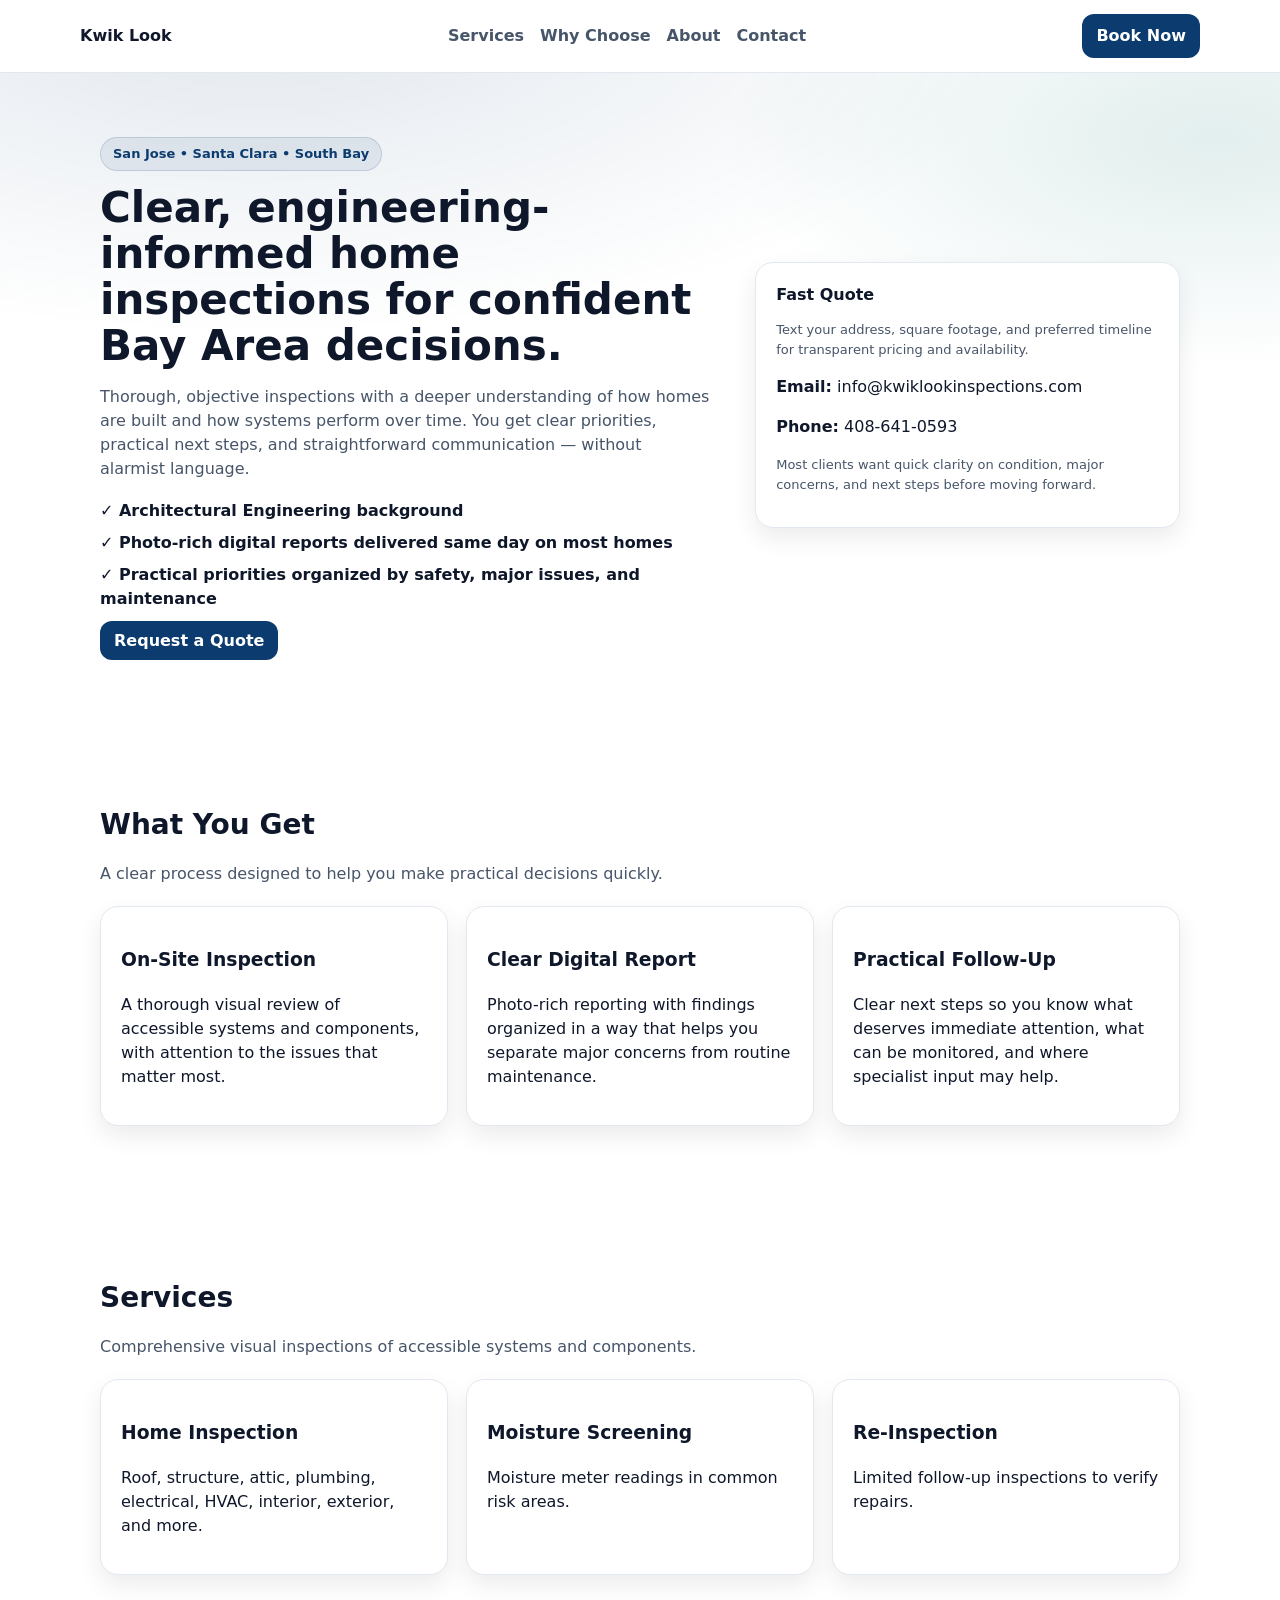
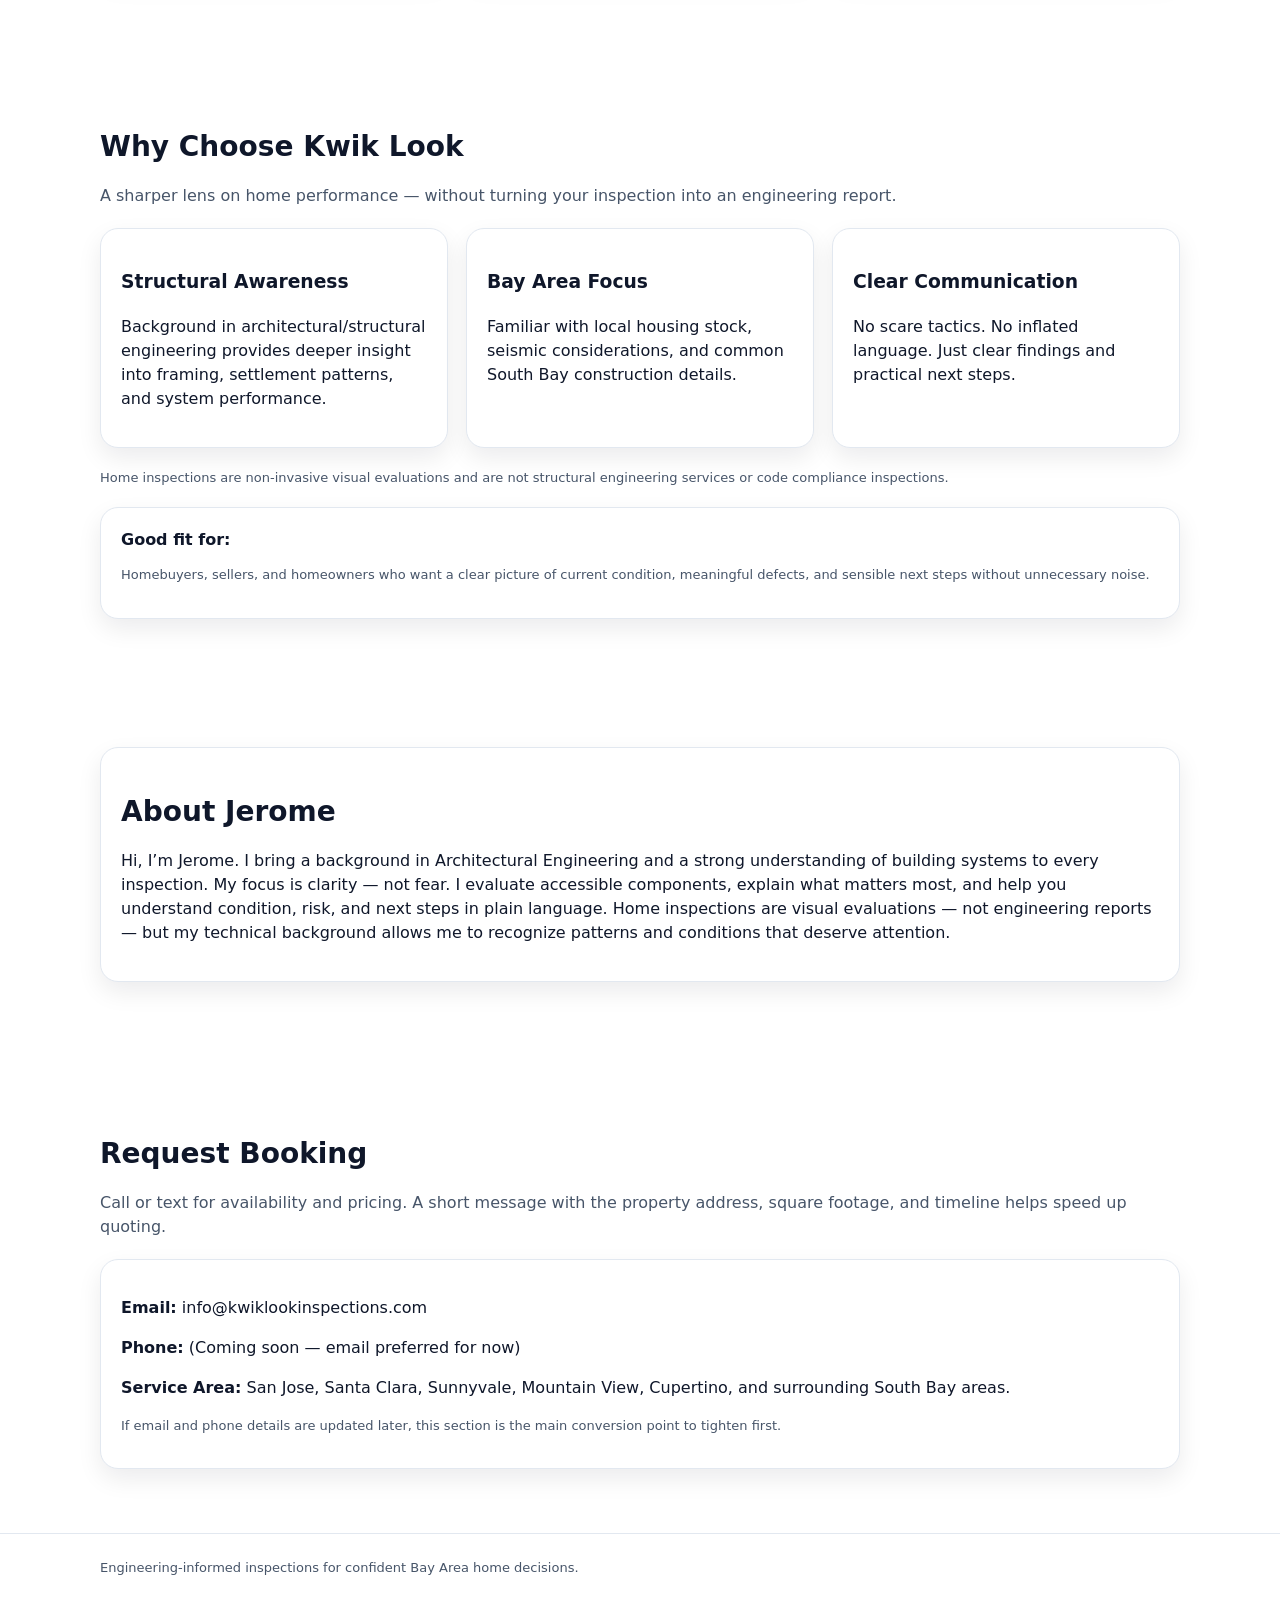
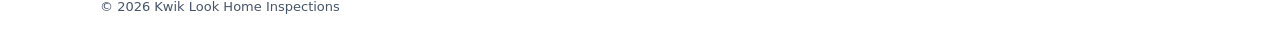
<file: index.html>
<!doctype html>
<html lang="en">
<head>
<meta charset="utf-8" />
<meta name="viewport" content="width=device-width,initial-scale=1" />
<meta name="description" content="Kwik Look Home Inspections provides engineering-informed home inspections across San Jose, Santa Clara, and the South Bay, with clear reporting and same-day delivery on most homes." />
<title>Kwik Look Home Inspections | San Jose & South Bay Home Inspector</title>

<style>
:root{
  --bg:#ffffff;
  --text:#0f172a;
  --muted:#475569;
  --card:#f8fafc;
  --border:#e2e8f0;
  --brand:#0b3b6f;
  --brand2:#0f766e;
  --shadow: 0 10px 25px rgba(2,6,23,.08);
  --radius:18px;
  --max:1120px;
}
*{box-sizing:border-box;}
body{
  margin:0;
  font-family:ui-sans-serif,system-ui,-apple-system,Segoe UI,Roboto,Arial;
  color:var(--text);
  background:var(--bg);
  line-height:1.5;
}
a{text-decoration:none;color:inherit;}
.container{max-width:var(--max);margin:0 auto;padding:0 20px;}
section{padding:64px 0;}
.grid{display:grid;gap:18px;}
.three{grid-template-columns:repeat(3,1fr);}
.two{grid-template-columns:repeat(2,1fr);}
.hero-grid{grid-template-columns:1.2fr .8fr;align-items:center;}

.topbar{
  position:sticky;top:0;z-index:50;
  background:#fff;border-bottom:1px solid var(--border);
}
.nav{
  display:flex;align-items:center;justify-content:space-between;
  padding:14px 0;
}
.brand{font-weight:800;}
.navlinks{display:flex;gap:16px;color:var(--muted);font-weight:600;}
.btn{
  padding:10px 14px;border-radius:12px;border:1px solid var(--border);
  font-weight:700;cursor:pointer;
}
.btn.primary{background:var(--brand);color:#fff;border:none;}
.btn.secondary{background:rgba(15,118,110,.08);color:var(--brand2);}

.hero{
  background:
  radial-gradient(1200px 500px at 20% -10%, rgba(11,59,111,.12), transparent 65%),
  radial-gradient(900px 420px at 95% 10%, rgba(15,118,110,.12), transparent 55%);
}
.kicker{
  display:inline-block;
  background:rgba(11,59,111,.08);
  border:1px solid rgba(11,59,111,.15);
  padding:6px 12px;
  border-radius:999px;
  font-weight:800;
  font-size:13px;
  color:var(--brand);
}
h1{font-size:42px;line-height:1.1;margin:14px 0;}
.lead{color:var(--muted);max-width:60ch;}
.bullets{list-style:none;padding:0;margin:18px 0;font-weight:600;}
.bullets li{margin-bottom:8px;}

.card{
  background:#fff;
  border:1px solid var(--border);
  border-radius:var(--radius);
  padding:20px;
  box-shadow:var(--shadow);
}
.section-title{font-size:28px;margin-bottom:10px;}
.section-sub{color:var(--muted);margin-bottom:20px;}
.small{font-size:13px;color:var(--muted);}

footer{
  border-top:1px solid var(--border);
  padding:24px 0;
  font-size:13px;
  color:var(--muted);
}

@media(max-width:980px){
  .hero-grid,.three,.two{grid-template-columns:1fr;}
}
</style>
</head>

<body>

<header class="topbar">
<div class="container nav">
<div class="brand">Kwik Look</div>
<nav class="navlinks">
<a href="#services">Services</a>
<a href="#why">Why Choose</a>
<a href="#about">About</a>
<a href="#contact">Contact</a>
</nav>
<a class="btn primary" href="#contact">Book Now</a>
</div>
</header>

<main>

<!-- HERO -->
<section class="hero">
<div class="container">
<div class="grid hero-grid">
<div>
<div class="kicker">San Jose • Santa Clara • South Bay</div>
<h1>Clear, engineering-informed home inspections for confident Bay Area decisions.</h1>
<p class="lead">
Thorough, objective inspections with a deeper understanding of how homes are built and how systems perform over time.
You get clear priorities, practical next steps, and straightforward communication — without alarmist language.
</p>
<ul class="bullets">
<li>✓ Architectural Engineering background</li>
<li>✓ Photo-rich digital reports delivered same day on most homes</li>
<li>✓ Practical priorities organized by safety, major issues, and maintenance</li>
</ul>
<a class="btn primary" href="#contact">Request a Quote</a>
</div>

<div class="card">
<strong>Fast Quote</strong>
<p class="small">Text your address, square footage, and preferred timeline for transparent pricing and availability.</p>
<p><strong>Email:</strong> info@kwiklookinspections.com</p>
<p><strong>Phone:</strong> 408-641-0593</p>
<p class="small">Most clients want quick clarity on condition, major concerns, and next steps before moving forward.</p>
</div>
</div>
</div>
</section>

<!-- WHAT YOU GET -->
<section id="process">
<div class="container">
<h2 class="section-title">What You Get</h2>
<p class="section-sub">A clear process designed to help you make practical decisions quickly.</p>

<div class="grid three">
<div class="card">
<h3>On-Site Inspection</h3>
<p>A thorough visual review of accessible systems and components, with attention to the issues that matter most.</p>
</div>
<div class="card">
<h3>Clear Digital Report</h3>
<p>Photo-rich reporting with findings organized in a way that helps you separate major concerns from routine maintenance.</p>
</div>
<div class="card">
<h3>Practical Follow-Up</h3>
<p>Clear next steps so you know what deserves immediate attention, what can be monitored, and where specialist input may help.</p>
</div>
</div>
</div>
</section>

<!-- SERVICES -->
<section id="services">
<div class="container">
<h2 class="section-title">Services</h2>
<p class="section-sub">Comprehensive visual inspections of accessible systems and components.</p>

<div class="grid three">
<div class="card">
<h3>Home Inspection</h3>
<p>Roof, structure, attic, plumbing, electrical, HVAC, interior, exterior, and more.</p>
</div>
<div class="card">
<h3>Moisture Screening</h3>
<p>Moisture meter readings in common risk areas.</p>
</div>
<div class="card">
<h3>Re-Inspection</h3>
<p>Limited follow-up inspections to verify repairs.</p>
</div>
</div>
</div>
</section>

<!-- WHY CHOOSE -->
<section id="why">
<div class="container">
<h2 class="section-title">Why Choose Kwik Look</h2>
<p class="section-sub">
A sharper lens on home performance — without turning your inspection into an engineering report.
</p>

<div class="grid three">
<div class="card">
<h3>Structural Awareness</h3>
<p>Background in architectural/structural engineering provides deeper insight into framing, settlement patterns, and system performance.</p>
</div>
<div class="card">
<h3>Bay Area Focus</h3>
<p>Familiar with local housing stock, seismic considerations, and common South Bay construction details.</p>
</div>
<div class="card">
<h3>Clear Communication</h3>
<p>No scare tactics. No inflated language. Just clear findings and practical next steps.</p>
</div>
</div>

<p class="small" style="margin-top:20px;">
Home inspections are non-invasive visual evaluations and are not structural engineering services or code compliance inspections.
</p>

<div class="card" style="margin-top:20px;">
<strong>Good fit for:</strong>
<p class="small">Homebuyers, sellers, and homeowners who want a clear picture of current condition, meaningful defects, and sensible next steps without unnecessary noise.</p>
</div>
</div>
</section>

<!-- ABOUT -->
<section id="about">
<div class="container">
<div class="card">
<h2 class="section-title">About Jerome</h2>
<p>
Hi, I’m Jerome. I bring a background in Architectural Engineering and a strong understanding of building systems to every inspection.

My focus is clarity — not fear. I evaluate accessible components, explain what matters most,
and help you understand condition, risk, and next steps in plain language.

Home inspections are visual evaluations — not engineering reports —
but my technical background allows me to recognize patterns and conditions that deserve attention.
</p>
</div>
</div>
</section>

<!-- CONTACT -->
<section id="contact">
<div class="container">
<h2 class="section-title">Request Booking</h2>
<p class="section-sub">Call or text for availability and pricing. A short message with the property address, square footage, and timeline helps speed up quoting.</p>
<div class="card">
<p><strong>Email:</strong> info@kwiklookinspections.com</p>
<p><strong>Phone:</strong> (Coming soon — email preferred for now)</p>
<p><strong>Service Area:</strong> San Jose, Santa Clara, Sunnyvale, Mountain View, Cupertino, and surrounding South Bay areas.</p>
<p class="small">If email and phone details are updated later, this section is the main conversion point to tighten first.</p>
</div>
</div>
</section>

<footer>
<div class="container">
Engineering-informed inspections for confident Bay Area home decisions.
<br><br>
© 2026 Kwik Look Home Inspections
</div>
</footer>

</main>
</body>
</html>
</file>
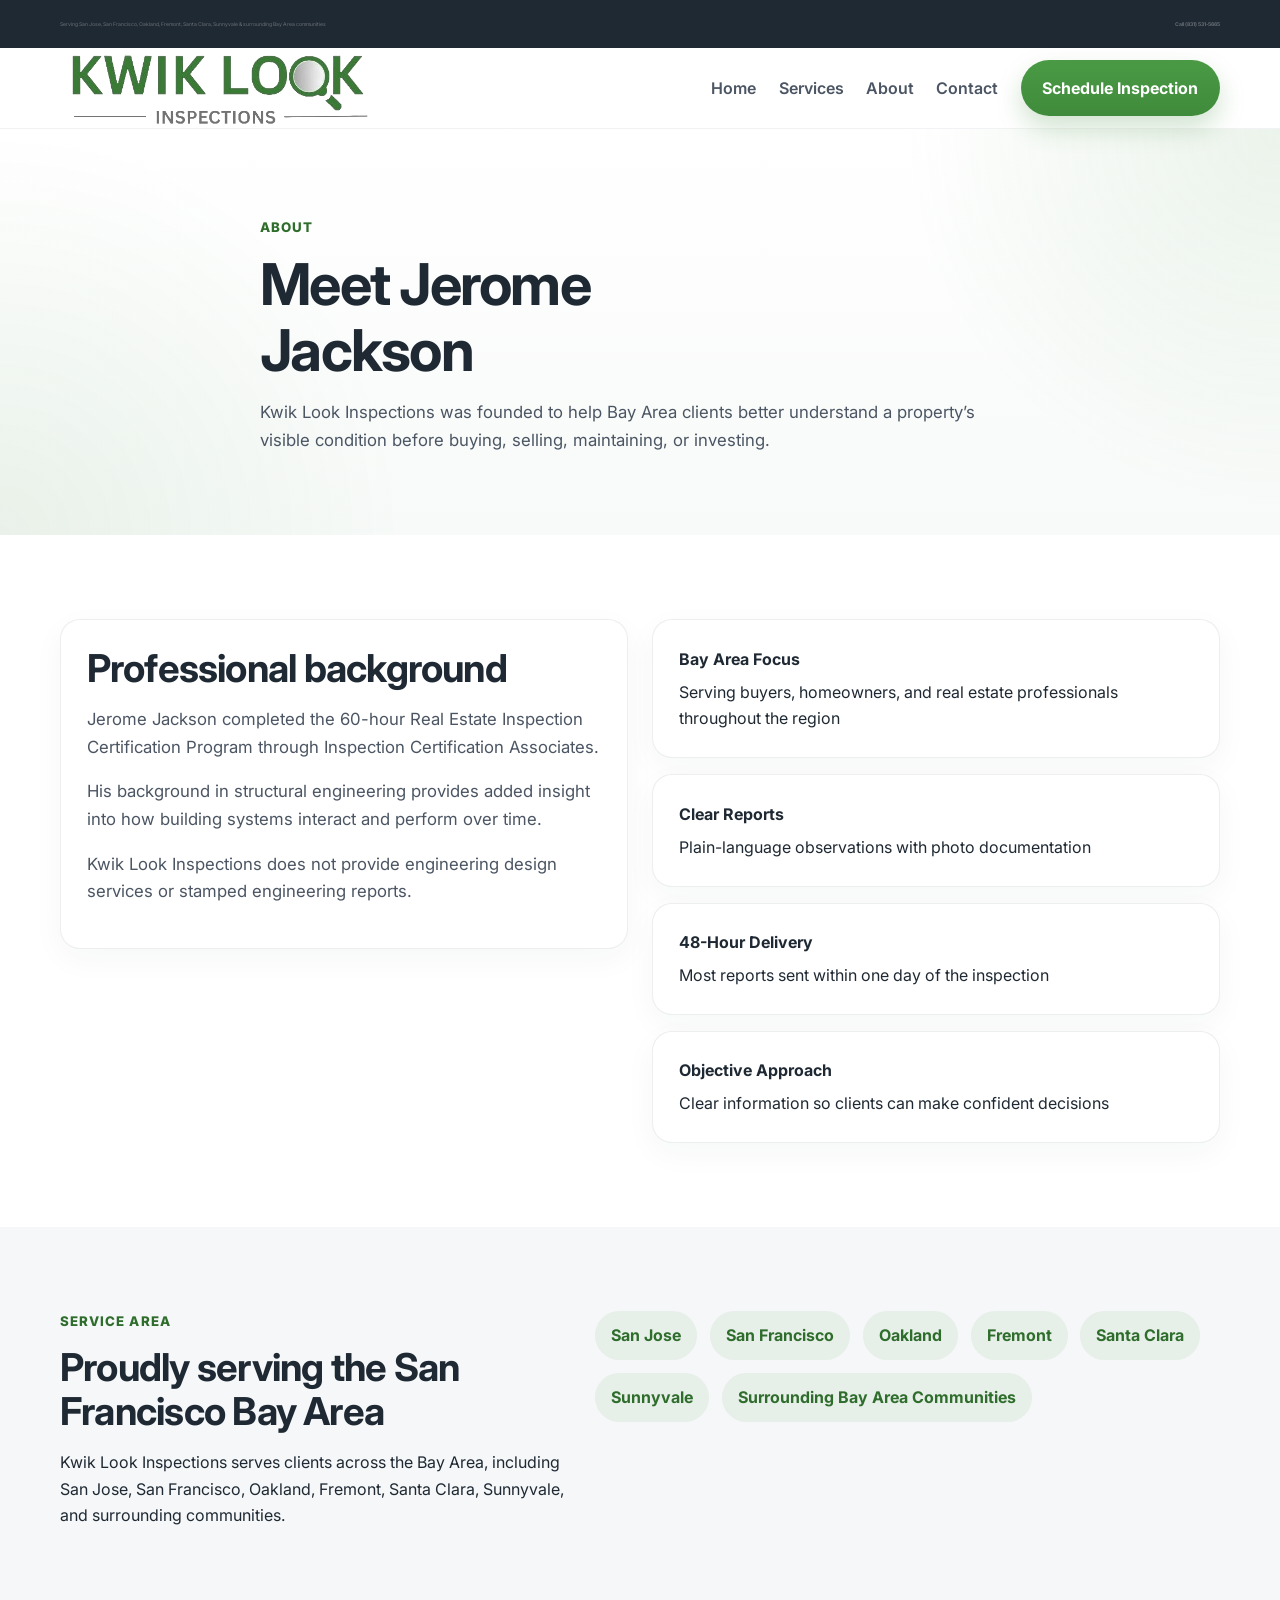
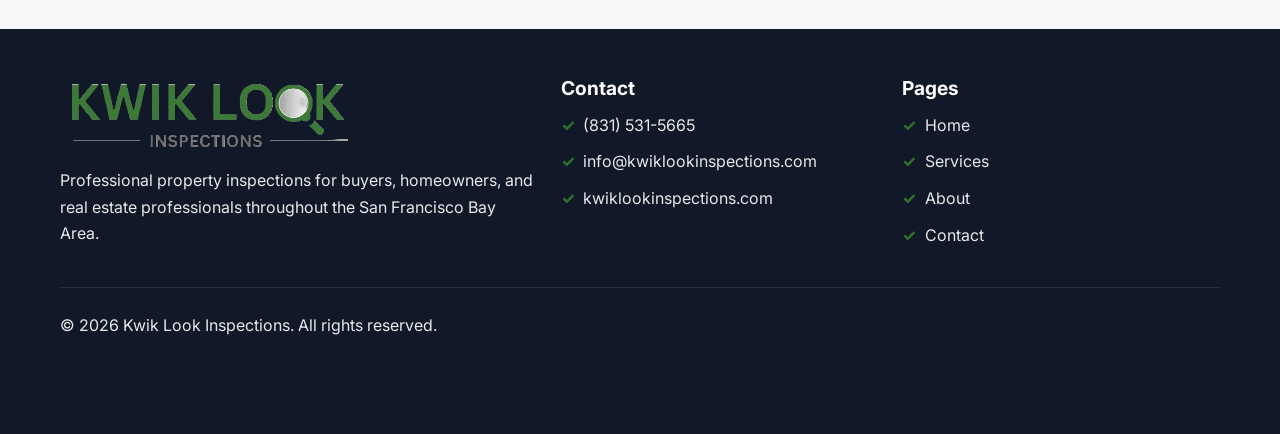
<file: about.html>
<!DOCTYPE html>
<html lang="en">
<head>
  <meta charset="UTF-8" />
  <meta name="viewport" content="width=device-width, initial-scale=1.0" />
  <title>About Kwik Look Inspections | Jerome Jackson</title>
  <meta name="description" content="Learn about Jerome Jackson, Kwik Look Inspections, and the Bay Area service approach focused on clarity, thoroughness, and professionalism." />
  <meta name="author" content="Kwik Look Inspections" />
  <meta property="og:title" content="About Kwik Look Inspections" />
  <meta property="og:description" content="Learn about the inspector, training, and service approach behind Kwik Look Inspections." />
  <meta property="og:type" content="website" />
  <meta property="og:image" content="assets/kwiklook-logo.png" />
  <link rel="canonical" href="https://kwiklookinspections.com/about.html" />
  <link rel="preconnect" href="https://fonts.googleapis.com" />
  <link rel="preconnect" href="https://fonts.gstatic.com" crossorigin />
  <link href="https://fonts.googleapis.com/css2?family=Inter:wght@400;500;600;700;800&display=swap" rel="stylesheet" />
  <link rel="stylesheet" href="styles.css" />
</head>
<body>
  <a class="skip-link" href="#main">Skip to content</a>

  <div class="topbar">
    <div class="container topbar-inner">
      <p>Serving San Jose, San Francisco, Oakland, Fremont, Santa Clara, Sunnyvale & surrounding Bay Area communities</p>
      <a href="tel:+18315315665">Call (831) 531-5665</a>
    </div>
  </div>

  <header class="site-header">
    <div class="container nav-wrap">
      <a class="brand" href="index.html" aria-label="Kwik Look Inspections home">
        <img src="assets/kwiklook-logo.png" alt="Kwik Look Inspections logo" />
      </a>

      <button class="nav-toggle" type="button" aria-expanded="false" aria-controls="site-nav">
        <span></span><span></span><span></span>
        <span class="sr-only">Toggle navigation</span>
      </button>

      <nav id="site-nav" class="site-nav" aria-label="Primary navigation">
        <a href="index.html">Home</a>
        <a href="services.html">Services</a>
        <a href="about.html">About</a>
        <a href="contact.html">Contact</a>
        <a class="btn btn-primary nav-cta" href="contact.html">Schedule Inspection</a>
      </nav>
    </div>
  </header>

  <main id="main">
    <section class="page-hero">
      <div class="container narrow">
        <p class="eyebrow">About</p>
        <h1>Meet Jerome Jackson</h1>
        <p class="hero-lead">Kwik Look Inspections was founded to help Bay Area clients better understand a property’s visible condition before buying, selling, maintaining, or investing.</p>
      </div>
    </section>

    <section class="section">
      <div class="container about-grid">
        <div class="about-card">
          <h2>Professional background</h2>
          <p>Jerome Jackson completed the 60-hour Real Estate Inspection Certification Program through Inspection Certification Associates.</p>
          <p>His background in structural engineering provides added insight into how building systems interact and perform over time.</p>
          <p class="small-note">Kwik Look Inspections does not provide engineering design services or stamped engineering reports.</p>
        </div>

        <div class="about-highlights">
          <div class="stat-card">
            <strong>Bay Area Focus</strong>
            <span>Serving buyers, homeowners, and real estate professionals throughout the region</span>
          </div>

          <div class="stat-card">
            <strong>Clear Reports</strong>
            <span>Plain-language observations with photo documentation</span>
          </div>

          <div class="stat-card">
            <strong>48-Hour Delivery</strong>
            <span>Most reports sent within one day of the inspection</span>
          </div>

          <div class="stat-card">
            <strong>Objective Approach</strong>
            <span>Clear information so clients can make confident decisions</span>
          </div>
        </div>
      </div>
    </section>

    <section class="section alt">
      <div class="container split-layout">
        <div>
          <p class="eyebrow">Service Area</p>
          <h2>Proudly serving the San Francisco Bay Area</h2>
          <p>Kwik Look Inspections serves clients across the Bay Area, including San Jose, San Francisco, Oakland, Fremont, Santa Clara, Sunnyvale, and surrounding communities.</p>
        </div>

        <div class="service-tags">
          <span>San Jose</span>
          <span>San Francisco</span>
          <span>Oakland</span>
          <span>Fremont</span>
          <span>Santa Clara</span>
          <span>Sunnyvale</span>
          <span>Surrounding Bay Area Communities</span>
        </div>
      </div>
    </section>
  </main>

  <footer class="site-footer">
    <div class="container footer-grid">
      <div>
        <img class="footer-logo" src="assets/kwiklook-logo.png" alt="Kwik Look Inspections logo" />
        <p>Professional property inspections for buyers, homeowners, and real estate professionals throughout the San Francisco Bay Area.</p>
      </div>

      <div>
        <h3>Contact</h3>
        <ul>
          <li><a href="tel:+18315315665">(831) 531-5665</a></li>
          <li><a href="mailto:info@kwiklookinspections.com">info@kwiklookinspections.com</a></li>
          <li><a href="https://kwiklookinspections.com/">kwiklookinspections.com</a></li>
        </ul>
      </div>

      <div>
        <h3>Pages</h3>
        <ul>
          <li><a href="index.html">Home</a></li>
          <li><a href="services.html">Services</a></li>
          <li><a href="about.html">About</a></li>
          <li><a href="contact.html">Contact</a></li>
        </ul>
      </div>
    </div>

    <div class="container footer-bottom">
      <p>© 2026 Kwik Look Inspections. All rights reserved.</p>
    </div>
  </footer>

  <a class="mobile-sticky-cta" href="tel:+18315315665">Call Now</a>
  <script src="script.js"></script>
</body>
</html>
</file>
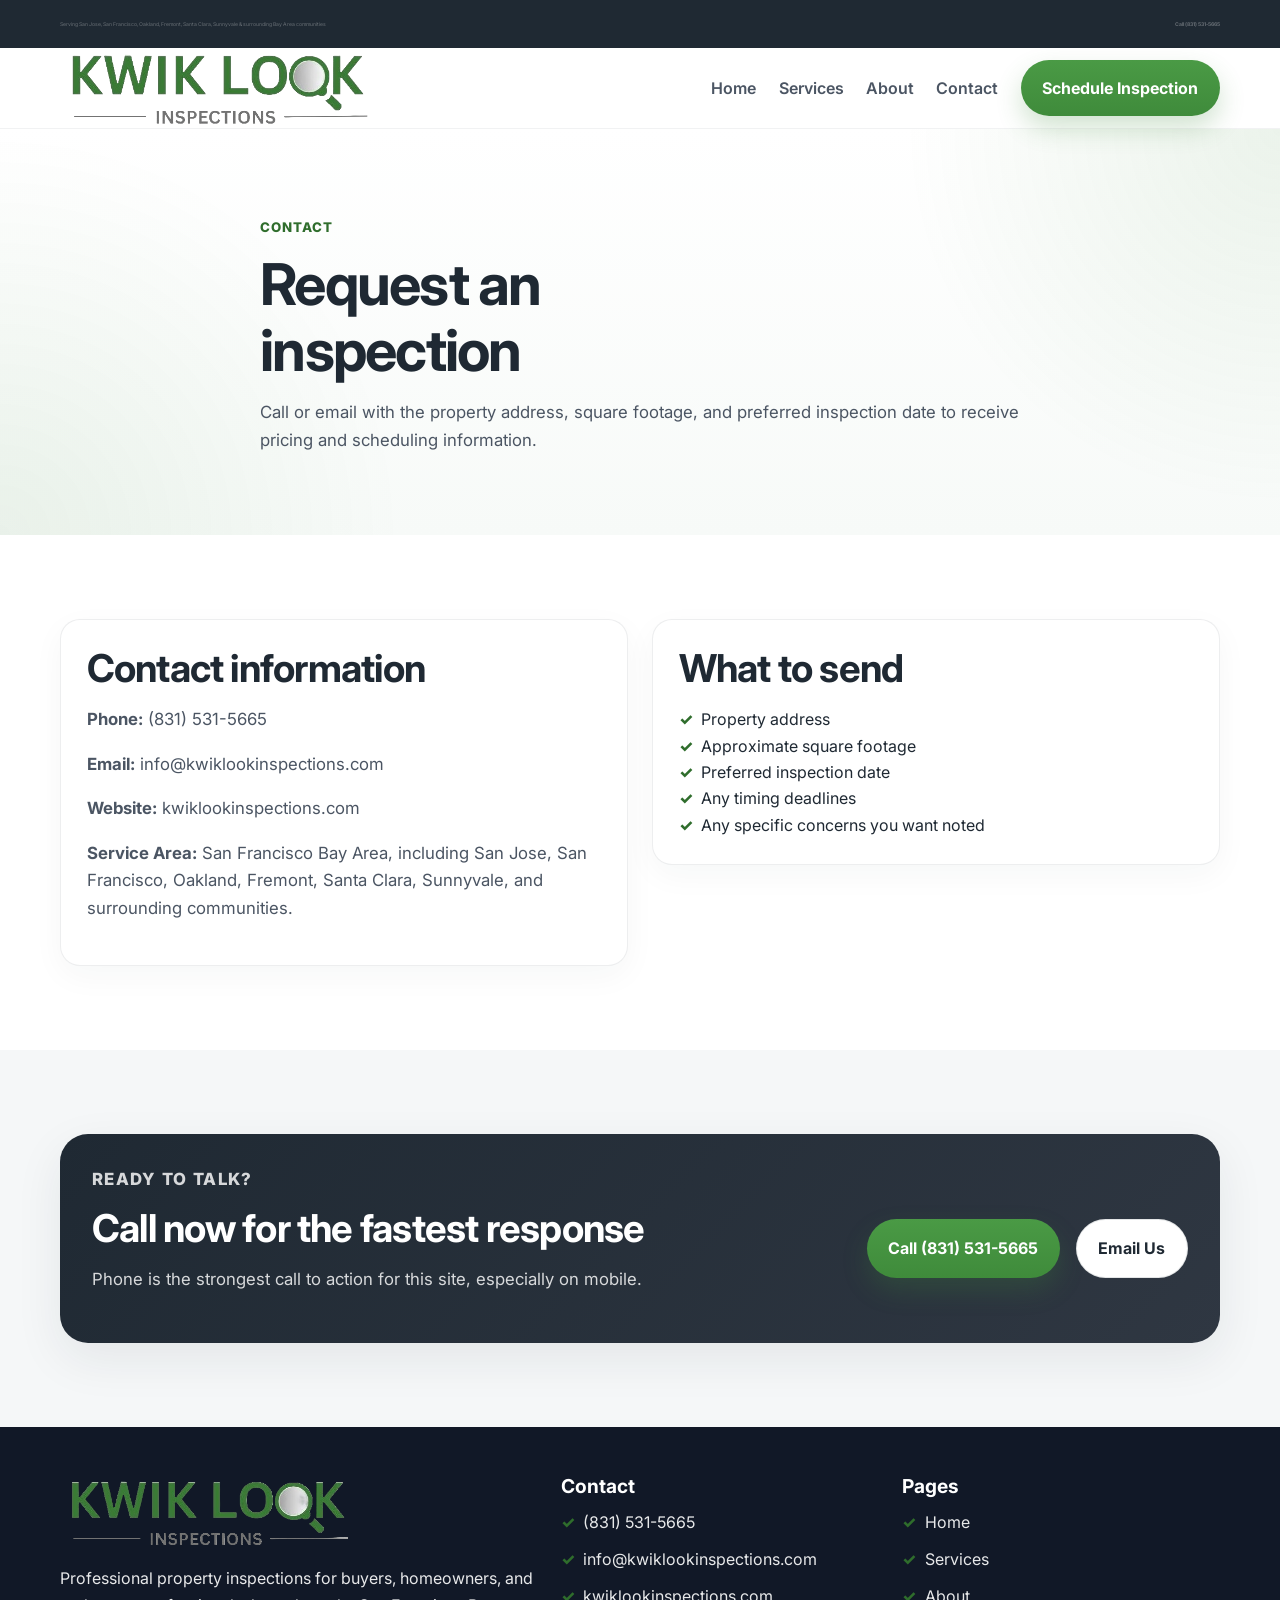
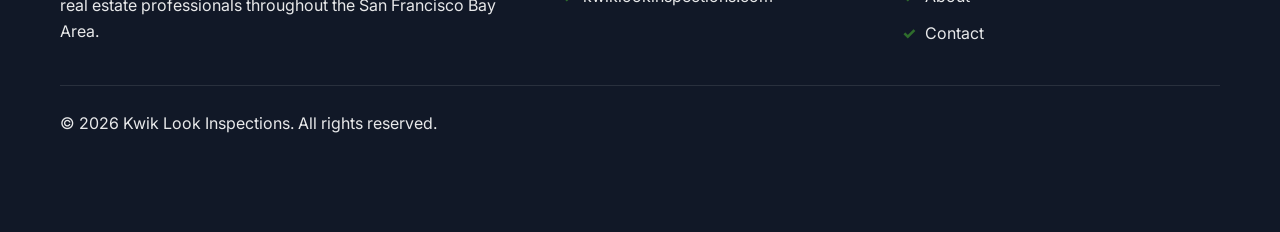
<file: contact.html>
<!DOCTYPE html>
<html lang="en">
<head>
  <meta charset="UTF-8" />
  <meta name="viewport" content="width=device-width, initial-scale=1.0" />
  <title>Contact Kwik Look Inspections | Request an Inspection</title>
  <meta name="description" content="Contact Kwik Look Inspections to request pricing, availability, and scheduling for residential home inspections in the San Francisco Bay Area." />
  <meta name="author" content="Kwik Look Inspections" />
  <meta property="og:title" content="Contact Kwik Look Inspections" />
  <meta property="og:description" content="Call or email to request inspection availability and pricing." />
  <meta property="og:type" content="website" />
  <meta property="og:image" content="assets/kwiklook-logo.png" />
  <link rel="canonical" href="https://kwiklookinspections.com/contact.html" />
  <link rel="preconnect" href="https://fonts.googleapis.com" />
  <link rel="preconnect" href="https://fonts.gstatic.com" crossorigin />
  <link href="https://fonts.googleapis.com/css2?family=Inter:wght@400;500;600;700;800&display=swap" rel="stylesheet" />
  <link rel="stylesheet" href="styles.css" />
</head>
<body>
  <a class="skip-link" href="#main">Skip to content</a>

  <div class="topbar">
    <div class="container topbar-inner">
      <p>Serving San Jose, San Francisco, Oakland, Fremont, Santa Clara, Sunnyvale & surrounding Bay Area communities</p>
      <a href="tel:+18315315665">Call (831) 531-5665</a>
    </div>
  </div>

  <header class="site-header">
    <div class="container nav-wrap">
      <a class="brand" href="index.html" aria-label="Kwik Look Inspections home">
        <img src="assets/kwiklook-logo.png" alt="Kwik Look Inspections logo" />
      </a>

      <button class="nav-toggle" type="button" aria-expanded="false" aria-controls="site-nav">
        <span></span><span></span><span></span>
        <span class="sr-only">Toggle navigation</span>
      </button>

      <nav id="site-nav" class="site-nav" aria-label="Primary navigation">
        <a href="index.html">Home</a>
        <a href="services.html">Services</a>
        <a href="about.html">About</a>
        <a href="contact.html">Contact</a>
        <a class="btn btn-primary nav-cta" href="contact.html">Schedule Inspection</a>
      </nav>
    </div>
  </header>

  <main id="main">
    <section class="page-hero">
      <div class="container narrow">
        <p class="eyebrow">Contact</p>
        <h1>Request an inspection</h1>
        <p class="hero-lead">Call or email with the property address, square footage, and preferred inspection date to receive pricing and scheduling information.</p>
      </div>
    </section>

    <section class="section">
      <div class="container contact-page-grid">
        <div class="about-card">
          <h2>Contact information</h2>
          <p><strong>Phone:</strong> <a href="tel:+18315315665">(831) 531-5665</a></p>
          <p><strong>Email:</strong> <a href="mailto:info@kwiklookinspections.com">info@kwiklookinspections.com</a></p>
          <p><strong>Website:</strong> <a href="https://kwiklookinspections.com/">kwiklookinspections.com</a></p>
          <p><strong>Service Area:</strong> San Francisco Bay Area, including San Jose, San Francisco, Oakland, Fremont, Santa Clara, Sunnyvale, and surrounding communities.</p>
        </div>

        <div class="about-card">
          <h2>What to send</h2>
          <ul class="report-list">
            <li>Property address</li>
            <li>Approximate square footage</li>
            <li>Preferred inspection date</li>
            <li>Any timing deadlines</li>
            <li>Any specific concerns you want noted</li>
          </ul>
        </div>
      </div>
    </section>

    <section class="section alt">
      <div class="container cta-box">
        <div>
          <p class="eyebrow">Ready to Talk?</p>
          <h2>Call now for the fastest response</h2>
          <p>Phone is the strongest call to action for this site, especially on mobile.</p>
        </div>

        <div class="cta-actions">
          <a class="btn btn-primary" href="tel:+18315315665">Call (831) 531-5665</a>
          <a class="btn btn-secondary" href="mailto:info@kwiklookinspections.com">Email Us</a>
        </div>
      </div>
    </section>
  </main>

  <footer class="site-footer">
    <div class="container footer-grid">
      <div>
        <img class="footer-logo" src="assets/kwiklook-logo.png" alt="Kwik Look Inspections logo" />
        <p>Professional property inspections for buyers, homeowners, and real estate professionals throughout the San Francisco Bay Area.</p>
      </div>

      <div>
        <h3>Contact</h3>
        <ul>
          <li><a href="tel:+18315315665">(831) 531-5665</a></li>
          <li><a href="mailto:info@kwiklookinspections.com">info@kwiklookinspections.com</a></li>
          <li><a href="https://kwiklookinspections.com/">kwiklookinspections.com</a></li>
        </ul>
      </div>

      <div>
        <h3>Pages</h3>
        <ul>
          <li><a href="index.html">Home</a></li>
          <li><a href="services.html">Services</a></li>
          <li><a href="about.html">About</a></li>
          <li><a href="contact.html">Contact</a></li>
        </ul>
      </div>
    </div>

    <div class="container footer-bottom">
      <p>© 2026 Kwik Look Inspections. All rights reserved.</p>
    </div>
  </footer>

  <a class="mobile-sticky-cta" href="tel:+18315315665">Call Now</a>
  <script src="script.js"></script>
</body>
</html>
</file>
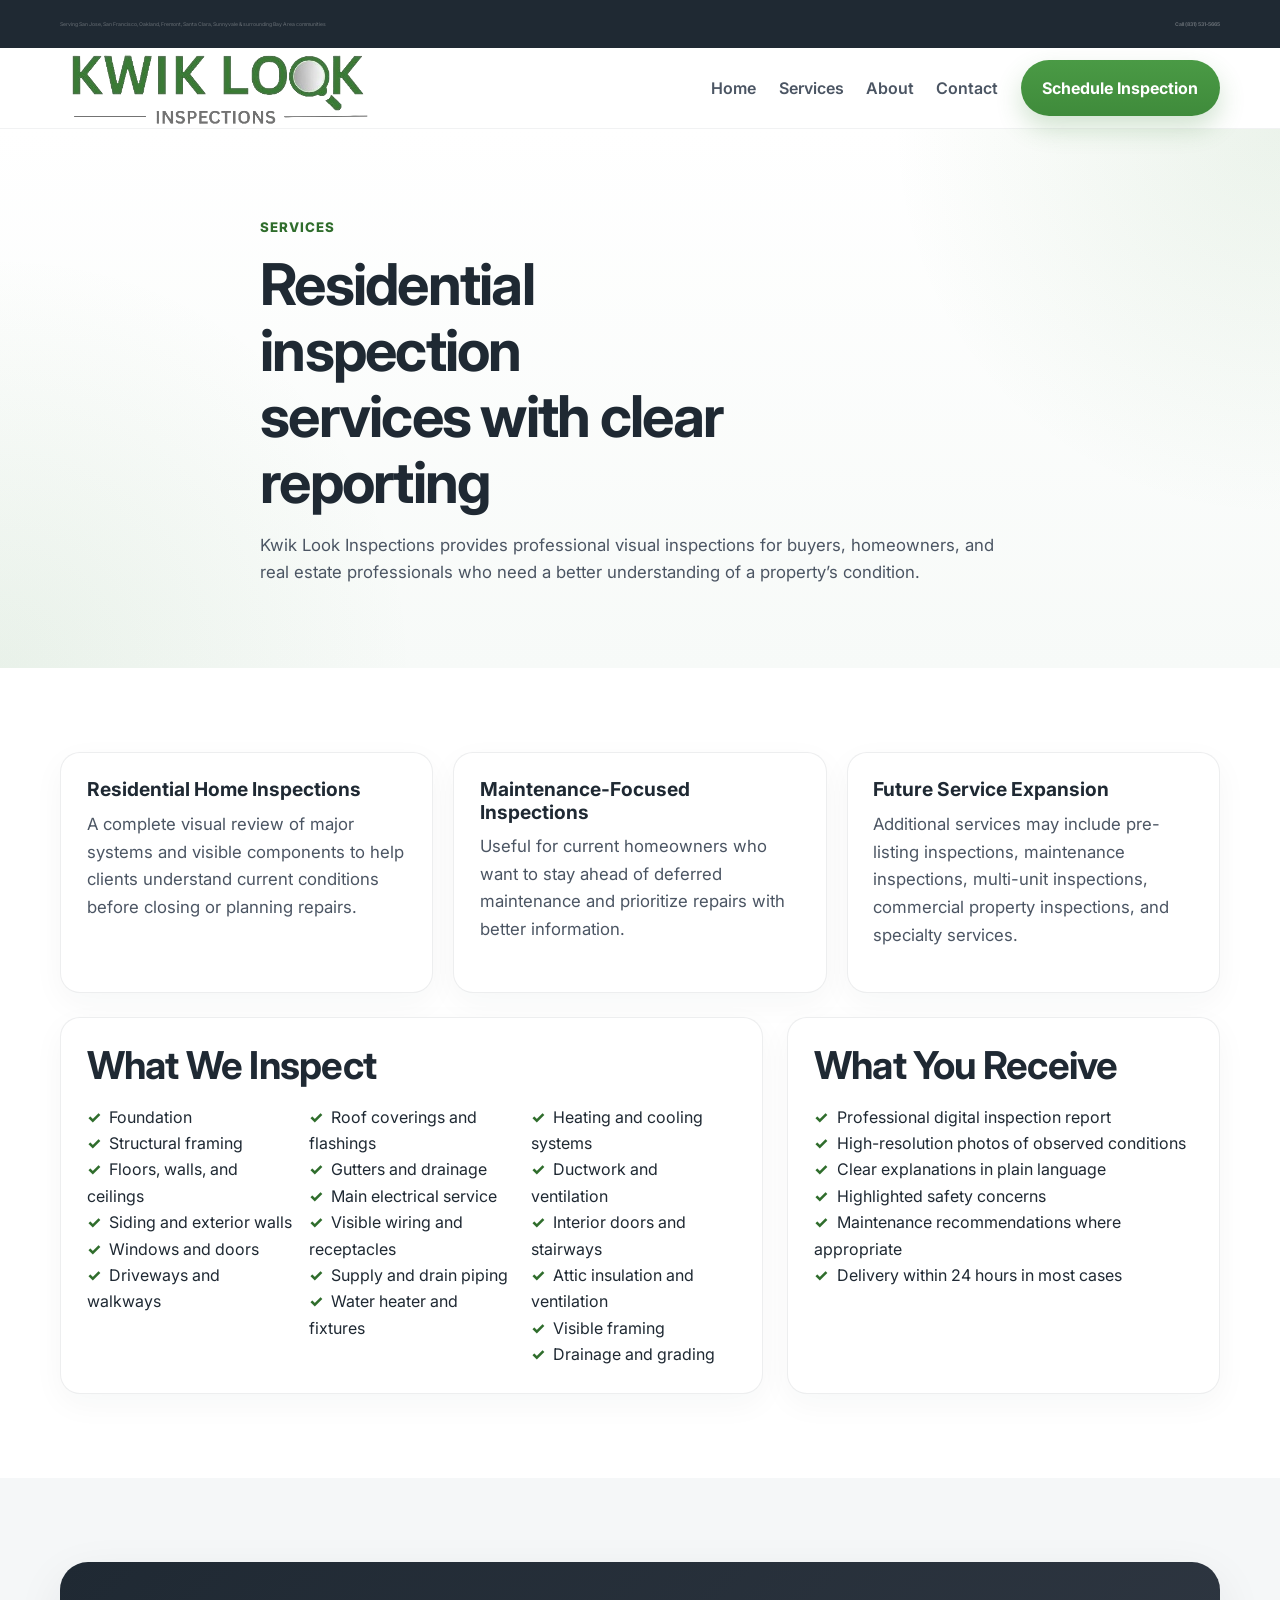
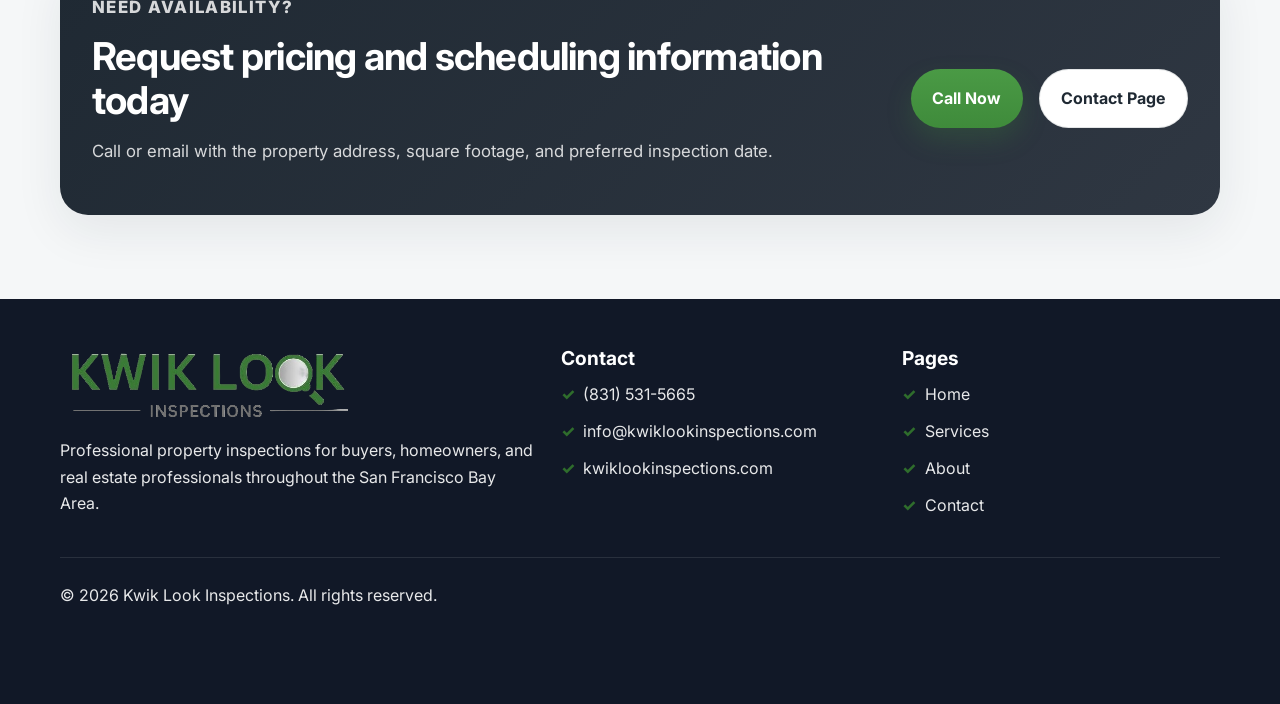
<file: services.html>
<!DOCTYPE html>
<html lang="en">
<head>
  <meta charset="UTF-8" />
  <meta name="viewport" content="width=device-width, initial-scale=1.0" />
  <title>Inspection Services | Kwik Look Inspections</title>
  <meta name="description" content="Explore residential inspection services from Kwik Look Inspections for buyers and homeowners across the San Francisco Bay Area." />
  <meta name="author" content="Kwik Look Inspections" />
  <meta property="og:title" content="Inspection Services | Kwik Look Inspections" />
  <meta property="og:description" content="Residential inspection services with photo-rich reports and clear explanations." />
  <meta property="og:type" content="website" />
  <meta property="og:image" content="assets/kwiklook-logo.png" />
  <link rel="canonical" href="https://kwiklookinspections.com/services.html" />
  <link rel="preconnect" href="https://fonts.googleapis.com" />
  <link rel="preconnect" href="https://fonts.gstatic.com" crossorigin />
  <link href="https://fonts.googleapis.com/css2?family=Inter:wght@400;500;600;700;800&display=swap" rel="stylesheet" />
  <link rel="stylesheet" href="styles.css" />
</head>
<body>
  <a class="skip-link" href="#main">Skip to content</a>

  <div class="topbar">
    <div class="container topbar-inner">
      <p>Serving San Jose, San Francisco, Oakland, Fremont, Santa Clara, Sunnyvale & surrounding Bay Area communities</p>
      <a href="tel:+18315315665">Call (831) 531-5665</a>
    </div>
  </div>

  <header class="site-header">
    <div class="container nav-wrap">
      <a class="brand" href="index.html" aria-label="Kwik Look Inspections home">
        <img src="assets/kwiklook-logo.png" alt="Kwik Look Inspections logo" />
      </a>

      <button class="nav-toggle" type="button" aria-expanded="false" aria-controls="site-nav">
        <span></span><span></span><span></span>
        <span class="sr-only">Toggle navigation</span>
      </button>

      <nav id="site-nav" class="site-nav" aria-label="Primary navigation">
        <a href="index.html">Home</a>
        <a href="services.html">Services</a>
        <a href="about.html">About</a>
        <a href="contact.html">Contact</a>
        <a class="btn btn-primary nav-cta" href="contact.html">Schedule Inspection</a>
      </nav>
    </div>
  </header>

  <main id="main">
    <section class="page-hero">
      <div class="container narrow">
        <p class="eyebrow">Services</p>
        <h1>Residential inspection services with clear reporting</h1>
        <p class="hero-lead">Kwik Look Inspections provides professional visual inspections for buyers, homeowners, and real estate professionals who need a better understanding of a property’s condition.</p>
      </div>
    </section>

    <section class="section">
      <div class="container">
        <div class="card-grid">
          <article class="info-card">
            <h3>Residential Home Inspections</h3>
            <p>A complete visual review of major systems and visible components to help clients understand current conditions before closing or planning repairs.</p>
          </article>

          <article class="info-card">
            <h3>Maintenance-Focused Inspections</h3>
            <p>Useful for current homeowners who want to stay ahead of deferred maintenance and prioritize repairs with better information.</p>
          </article>

          <article class="info-card">
            <h3>Future Service Expansion</h3>
            <p>Additional services may include pre-listing inspections, maintenance inspections, multi-unit inspections, commercial property inspections, and specialty services.</p>
          </article>
        </div>

        <div class="inspection-grid">
          <article class="inspection-panel">
            <h2>What We Inspect</h2>
            <div class="check-columns">
              <ul>
                <li>Foundation</li>
                <li>Structural framing</li>
                <li>Floors, walls, and ceilings</li>
                <li>Siding and exterior walls</li>
                <li>Windows and doors</li>
                <li>Driveways and walkways</li>
              </ul>
              <ul>
                <li>Roof coverings and flashings</li>
                <li>Gutters and drainage</li>
                <li>Main electrical service</li>
                <li>Visible wiring and receptacles</li>
                <li>Supply and drain piping</li>
                <li>Water heater and fixtures</li>
              </ul>
              <ul>
                <li>Heating and cooling systems</li>
                <li>Ductwork and ventilation</li>
                <li>Interior doors and stairways</li>
                <li>Attic insulation and ventilation</li>
                <li>Visible framing</li>
                <li>Drainage and grading</li>
              </ul>
            </div>
          </article>

          <article class="inspection-panel">
            <h2>What You Receive</h2>
            <ul class="report-list">
              <li>Professional digital inspection report</li>
              <li>High-resolution photos of observed conditions</li>
              <li>Clear explanations in plain language</li>
              <li>Highlighted safety concerns</li>
              <li>Maintenance recommendations where appropriate</li>
              <li>Delivery within 24 hours in most cases</li>
            </ul>
          </article>
        </div>
      </div>
    </section>

    <section class="section alt">
      <div class="container cta-box">
        <div>
          <p class="eyebrow">Need Availability?</p>
          <h2>Request pricing and scheduling information today</h2>
          <p>Call or email with the property address, square footage, and preferred inspection date.</p>
        </div>

        <div class="cta-actions">
          <a class="btn btn-primary" href="tel:+18315315665">Call Now</a>
          <a class="btn btn-secondary" href="contact.html">Contact Page</a>
        </div>
      </div>
    </section>
  </main>

  <footer class="site-footer">
    <div class="container footer-grid">
      <div>
        <img class="footer-logo" src="assets/kwiklook-logo.png" alt="Kwik Look Inspections logo" />
        <p>Professional property inspections for buyers, homeowners, and real estate professionals throughout the San Francisco Bay Area.</p>
      </div>

      <div>
        <h3>Contact</h3>
        <ul>
          <li><a href="tel:+18315315665">(831) 531-5665</a></li>
          <li><a href="mailto:info@kwiklookinspections.com">info@kwiklookinspections.com</a></li>
          <li><a href="https://kwiklookinspections.com/">kwiklookinspections.com</a></li>
        </ul>
      </div>

      <div>
        <h3>Pages</h3>
        <ul>
          <li><a href="index.html">Home</a></li>
          <li><a href="services.html">Services</a></li>
          <li><a href="about.html">About</a></li>
          <li><a href="contact.html">Contact</a></li>
        </ul>
      </div>
    </div>

    <div class="container footer-bottom">
      <p>© 2026 Kwik Look Inspections. All rights reserved.</p>
    </div>
  </footer>

  <a class="mobile-sticky-cta" href="tel:+18315315665">Call Now</a>
  <script src="script.js"></script>
</body>
</html>
</file>
<file: styles.css>
:root {
  --green: #3f8b3b;
  --green-dark: #2f6d2c;
  --gray-900: #1f2933;
  --gray-700: #4b5563;
  --gray-500: #6b7280;
  --gray-100: #f5f7f8;
  --white: #ffffff;
  --shadow: 0 16px 48px rgba(31, 41, 51, 0.08);
  --radius: 20px;
  --max-width: 1160px;
}

*,
*::before,
*::after {
  box-sizing: border-box;
}

html {
  scroll-behavior: smooth;
}

body {
  margin: 0;
  font-family: "Inter", system-ui, -apple-system, BlinkMacSystemFont, "Segoe UI", sans-serif;
  color: var(--gray-900);
  background: var(--white);
  line-height: 1.65;
}

img {
  max-width: 100%;
  display: block;
}

a {
  color: inherit;
  text-decoration: none;
}

p,
ul {
  margin-top: 0;
}

.skip-link {
  position: absolute;
  left: -9999px;
  top: 0;
}

.skip-link:focus {
  left: 1rem;
  top: 1rem;
  background: var(--white);
  padding: 0.75rem 1rem;
  z-index: 2000;
  border-radius: 8px;
  box-shadow: var(--shadow);
}

.container {
  width: min(calc(100% - 2rem), var(--max-width));
  margin: 0 auto;
}

.narrow {
  max-width: 760px;
}

.topbar {
  background: var(--gray-900);
  color: rgba(255, 255, 255, 0.320);
  font-size: 0.320rem;
}

.topbar-inner {
  min-height: 48px;
  display: flex;
  align-items: center;
  justify-content: space-between;
  gap: 1rem;
}

.topbar p {
  margin-bottom: 0;
}

.topbar a {
  font-weight: 700;
  white-space: nowrap;
}

.site-header {
  position: sticky;
  top: 0;
  z-index: 1000;
  background: rgba(255, 255, 255, 0.95);
  backdrop-filter: blur(12px);
  border-bottom: 1px solid rgba(31, 41, 51, 0.06);
}

.nav-wrap {
  display: flex;
  align-items: center;
  justify-content: space-between;
  min-height: 76px;
  gap: 1rem;
}

.brand img {
  width: 320px;
  height: auto;
}

.site-nav {
  display: flex;
  align-items: center;
  gap: 1.4rem;
  font-weight: 600;
  color: var(--gray-700);
}

.site-nav a:hover,
.site-nav a:focus-visible {
  color: var(--green-dark);
}

.btn {
  display: inline-flex;
  align-items: center;
  justify-content: center;
  min-height: 48px;
  padding: 0.95rem 1.35rem;
  border-radius: 999px;
  font-weight: 700;
  transition: transform 0.2s ease, box-shadow 0.2s ease, background 0.2s ease;
}

.btn:hover,
.btn:focus-visible {
  transform: translateY(-1px);
}

.btn-primary {
 background: linear-gradient(180deg, #4a9a45 0%, #3f8b3b 100%);
  color: #ffffff;
  box-shadow: 0 12px 26px rgba(63, 139, 59, 0.24);
}

.btn-primary:hover,
.btn-primary:focus-visible {
  background: linear-gradient(180deg, #3f8b3b 0%, #2f6d2c 100%);
  transform: translateY(-2px);
  box-shadow: 0 16px 34px rgba(63, 139, 59, 0.32);
}

.btn-secondary {
  background: var(--white);
  color: var(--gray-900);
  border: 1px solid rgba(31, 41, 51, 0.12);
}

.hero,
.page-hero {
  padding: 5.5rem 0 4rem;
  background:
    radial-gradient(circle at top right, rgba(63, 139, 59, 0.10), transparent 28%),
    radial-gradient(circle at bottom left, rgba(63, 139, 59, 0.08), transparent 30%),
    linear-gradient(180deg, #ffffff 0%, #f7faf8 100%);
}

.hero-grid {
  display: grid;
  grid-template-columns: 1.3fr 0.9fr;
  gap: 2rem;
  align-items: start;
}

.eyebrow {
  margin-bottom: 0.75rem;
  color: var(--green-dark);
  font-weight: 800;
  letter-spacing: 0.08em;
  text-transform: uppercase;
  font-size: 0.83rem;
}

h1,
h2,
h3 {
  margin-top: 0;
  line-height: 1.15;
}

h1 {
  font-size: clamp(2.4rem, 4.5vw, 4.4rem);
  letter-spacing: -0.03em;
  max-width: 13ch;
  margin-bottom: 1rem;
}

h2 {
  font-size: clamp(1.9rem, 3vw, 3rem);
  letter-spacing: -0.02em;
  margin-bottom: 1rem;
}

h3 {
  font-size: 1.2rem;
  margin-bottom: 0.65rem;
}

.hero-lead,
.section-heading p,
.about-card p,
.feature-card p,
.info-card p,
.step-card p,
.inspection-panel p,
.quote-card p,
.cta-box p {
  color: var(--gray-700);
  font-size: 1.05rem;
}

.hero-actions,
.cta-actions,
.section-actions {
  display: flex;
  gap: 1rem;
  flex-wrap: wrap;
  margin-top: 1.25rem;
}

.hero-points {
  list-style: none;
  padding: 0;
  margin: 1.5rem 0 0;
  display: grid;
  grid-template-columns: repeat(2, minmax(0, 1fr));
  gap: 0.8rem 1rem;
}

.hero-points li::before,
.report-list li::before,
.check-columns li::before,
.site-footer li::before {
  content: "✓";
  color: var(--green-dark);
  font-weight: 800;
  margin-right: 0.55rem;
}

.quote-card {
  background: linear-gradient(180deg, #ffffff 0%, #fbfefb 100%);
  border: 1px solid rgba(63, 139, 59, 0.10);
  border-radius: 20px;
  padding: 1.6rem;
  box-shadow: 0 12px 30px rgba(31, 41, 51, 0.06);
}

.card-kicker {
  color: var(--green-dark);
  font-weight: 800;
  text-transform: uppercase;
  letter-spacing: 0.08em;
  font-size: 0.82rem;
  margin-bottom: 0.75rem;
}

.contact-list {
  display: grid;
  gap: 0.7rem;
  margin: 1.2rem 0;
}

.contact-list a {
  font-weight: 700;
  font-size: 1.06rem;
}

.microcopy,
.small-note {
  color: var(--gray-500);
  font-size: 0.95rem;
}

.trust-strip {
  padding: 1.1rem 0;
  background: var(--gray-900);
  color: var(--white);
}

.trust-grid {
  display: grid;
  grid-template-columns: repeat(4, minmax(0, 1fr));
  gap: 1rem;
}

.trust-grid div {
  display: grid;
  gap: 0.25rem;
}

.trust-grid span {
  color: rgba(255, 255, 255, 0.75);
  font-size: 0.320rem;
}

.section {
  padding: 5.25rem 0;
}

.section.alt {
  background: var(--gray-100);
}

.section-heading {
  max-width: 760px;
  margin-bottom: 2rem;
}

.card-grid,
.steps-grid {
  display: grid;
  grid-template-columns: repeat(3, minmax(0, 1fr));
  gap: 1.25rem;
}

.info-card,
.step-card,
.feature-card,
.stat-card,
.inspection-panel,
.about-card {
  background: var(--white);
  border: 1px solid rgba(31, 41, 51, 0.08);
  border-radius: var(--radius);
  padding: 1.6rem;
  box-shadow: 0 10px 32px rgba(31, 41, 51, 0.04);
}

.inspection-grid,
.split-layout,
.about-grid,
.cta-box,
.footer-grid,
.contact-page-grid {
  display: grid;
  gap: 1.5rem;
}

.inspection-grid {
  margin-top: 1.5rem;
  grid-template-columns: 1.3fr 0.8fr;
}

.check-columns {
  display: grid;
  grid-template-columns: repeat(3, minmax(0, 1fr));
  gap: 1rem;
}

.check-columns ul,
.report-list,
.site-footer ul {
  list-style: none;
  padding: 0;
  margin-bottom: 0;
}

.step-card {
  position: relative;
  padding-top: 4.2rem;
}

.step-number {
  position: absolute;
  top: 1.25rem;
  left: 1.25rem;
  width: 42px;
  height: 42px;
  display: inline-grid;
  place-items: center;
  border-radius: 50%;
  background: rgba(63, 139, 59, 0.12);
  color: var(--green-dark);
  font-weight: 800;
}

.split-layout {
  grid-template-columns: 0.9fr 1.1fr;
  align-items: start;
}

.about-grid,
.contact-page-grid {
  grid-template-columns: 1fr 1fr;
  align-items: start;
}

.feature-stack,
.about-highlights {
  display: grid;
  gap: 1rem;
}

.stat-card strong {
  display: block;
  margin-bottom: 0.4rem;
}

.service-tags {
  display: flex;
  gap: 0.8rem;
  flex-wrap: wrap;
}

.service-tags span {
  display: inline-flex;
  align-items: center;
  min-height: 40px;
  padding: 0.7rem 1rem;
  border-radius: 999px;
  background: rgba(63, 139, 59, 0.08);
  color: var(--green-dark);
  font-weight: 700;
}

.cta-box {
  grid-template-columns: 1.2fr auto;
  align-items: center;
  background: linear-gradient(135deg, var(--gray-900), #2f3742);
  color: var(--white);
  padding: 2rem;
  border-radius: 28px;
  box-shadow: var(--shadow);
}

.cta-box p {
  color: rgba(255, 255, 255, 0.82);
}

.site-footer {
  padding: 3rem 0 5rem;
  background: #111827;
  color: rgba(255, 255, 255, 0.9);
}

.footer-grid {
  grid-template-columns: 1.2fr 0.8fr 0.8fr;
  align-items: start;
}

.footer-logo {
  width: 300px;
  margin-bottom: 1rem;
  }

.site-footer h3 {
  color: var(--white);
  margin-bottom: 0.8rem;
}

.site-footer li {
  margin-bottom: 0.65rem;
}

.footer-bottom {
  padding-top: 1.5rem;
  margin-top: 1.5rem;
  border-top: 1px solid rgba(255, 255, 255, 0.1);
}

.nav-toggle,
.mobile-sticky-cta {
  display: none;
}

.sr-only {
  position: absolute;
  width: 1px;
  height: 1px;
  padding: 0;
  overflow: hidden;
  clip-path: inset(50%);
  border: 0;
  white-space: nowrap;
}

@media (max-width: 980px) {
  .hero-grid,
  .inspection-grid,
  .split-layout,
  .about-grid,
  .cta-box,
  .footer-grid,
  .card-grid,
  .steps-grid,
  .trust-grid,
  .check-columns,
  .contact-page-grid {
    grid-template-columns: 1fr;
  }

  .site-nav {
    position: absolute;
    top: calc(100% + 1px);
    right: 1rem;
    left: 1rem;
    background: var(--white);
    border: 1px solid rgba(31, 41, 51, 0.08);
    border-radius: 20px;
    padding: 1rem;
    box-shadow: var(--shadow);
    display: none;
    flex-direction: column;
    align-items: stretch;
  }

  .site-nav.open {
    display: flex;
  }

  .nav-toggle {
    display: inline-flex;
    flex-direction: column;
    justify-content: center;
    gap: 5px;
    width: 48px;
    height: 48px;
    border: 1px solid rgba(31, 41, 51, 0.12);
    border-radius: 12px;
    background: var(--white);
    padding: 0 12px;
  }

  .nav-toggle span {
    display: block;
    height: 2px;
    background: var(--gray-900);
  }

  .nav-cta {
    margin-top: 0.5rem;
  }

  .topbar-inner {
    flex-direction: column;
    justify-content: center;
    text-align: center;
    padding: 0.7rem 0;
  }

  h1 {
    max-width: 100%;
  }
}

@media (max-width: 640px) {
  .hero,
  .page-hero {
    padding: 4rem 0 3rem;
  }

  .section {
    padding: 4rem 0;
  }

  .brand img {
    width: 220px;
  }

  .hero-points {
    grid-template-columns: 1fr;
  }

  .btn,
  .cta-actions .btn,
  .hero-actions .btn {
    width: 100%;
  }

  .mobile-sticky-cta {
    position: fixed;
    left: 1rem;
    right: 1rem;
    bottom: 1rem;
    display: inline-flex;
    align-items: center;
    justify-content: center;
    min-height: 54px;
    border-radius: 999px;
    background: var(--green);
    color: var(--white);
    font-weight: 800;
    box-shadow: 0 18px 32px rgba(63, 139, 59, 0.28);
    z-index: 1500;
  }

  .site-footer {
    padding-bottom: 6rem;
  }
}
</file>
